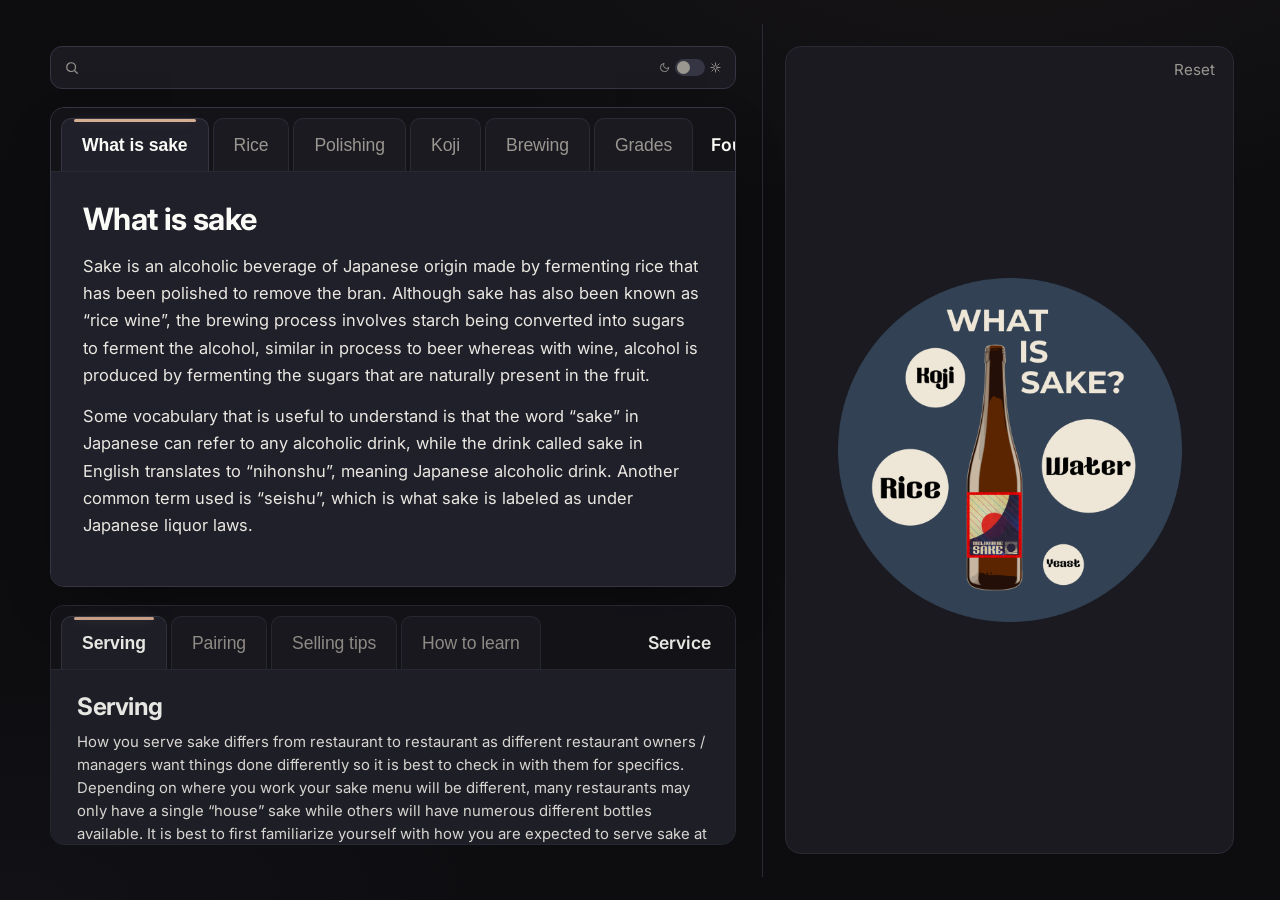
<file: index.html>
<!doctype html>
<html lang="en">
  <head>
    <meta charset="utf-8" />
    <meta name="viewport" content="width=device-width,initial-scale=1" />
    <title>Sake — service cheat sheet</title>
    <link rel="preconnect" href="https://fonts.googleapis.com" />
    <link rel="preconnect" href="https://fonts.gstatic.com" crossorigin />
    <link
      href="https://fonts.googleapis.com/css2?family=Inter:wght@400;500;600;700&family=JetBrains+Mono:wght@400;500;600&display=swap"
      rel="stylesheet"
    />
    <link rel="stylesheet" href="sake-style.css" />
  </head>
  <body>
    <main class="shell">
      <section class="left">
        <div class="search" id="search">
          <svg width="14" height="14" viewBox="0 0 16 16" fill="none">
            <circle cx="7" cy="7" r="5" stroke="#9a9690" stroke-width="1.4" />
            <path
              d="M11 11l3 3"
              stroke="#9a9690"
              stroke-width="1.4"
              stroke-linecap="round"
            />
          </svg>
          <input id="search-input" />
          <label class="theme-toggle" title="Toggle light/dark mode">
            <input
              type="checkbox"
              id="theme-toggle-input"
              class="theme-toggle-input"
            />
            <svg
              class="toggle-icon"
              width="11"
              height="11"
              viewBox="0 0 24 24"
              fill="none"
              stroke="currentColor"
              stroke-width="2"
              stroke-linecap="round"
              stroke-linejoin="round"
            >
              <path d="M21 12.79A9 9 0 1 1 11.21 3 7 7 0 0 0 21 12.79z" />
            </svg>
            <span class="theme-track"><span class="theme-thumb"></span></span>
            <svg
              class="toggle-icon"
              width="11"
              height="11"
              viewBox="0 0 24 24"
              fill="none"
              stroke="currentColor"
              stroke-width="2"
              stroke-linecap="round"
              stroke-linejoin="round"
            >
              <circle cx="12" cy="12" r="4" />
              <line x1="12" y1="2" x2="12" y2="6" />
              <line x1="12" y1="18" x2="12" y2="22" />
              <line x1="4.22" y1="4.22" x2="7.05" y2="7.05" />
              <line x1="16.95" y1="16.95" x2="19.78" y2="19.78" />
              <line x1="2" y1="12" x2="6" y2="12" />
              <line x1="18" y1="12" x2="22" y2="12" />
              <line x1="4.22" y1="19.78" x2="7.05" y2="16.95" />
              <line x1="16.95" y1="7.05" x2="19.78" y2="4.22" />
            </svg>
          </label>
        </div>

        <div class="row focused" data-row="r1" data-label="Foundations">
          <div class="tab-strip" data-tabs></div>
          <div class="tab-panel" data-panel></div>
        </div>

        <div class="row" data-row="r2" data-label="Service">
          <div class="tab-strip" data-tabs></div>
          <div class="tab-panel" data-panel></div>
        </div>
      </section>

      <aside class="right">
        <div class="visual" id="visual"></div>
      </aside>
    </main>

    <script src="sake-content.js"></script>
    <script src="sake-app.js"></script>
  </body>
</html>
</file>
<file: sake-style.css>
:root {
  --bg-0: #0d0d10;
  --bg-1: #131318;
  --bg-2: #1a1a20;
  --surface: #20202a;
  --border: #2a2a35;
  --border-2: #353543;

  --ink: #ebe8e2;
  --ink-strong: #fafaf6;
  --ink-dim: #9a9690;

  --accent: oklch(0.78 0.06 57);
  --accent-dim: oklch(0.42 0.05 57);
  --accent-glow: oklch(0.78 0.06 57 / 0.18);

  --sans: "Inter", system-ui, -apple-system, sans-serif;
  --mono: "JetBrains Mono", ui-monospace, monospace;

  --page-margin: 24px;
  --split-left: 60%;
  --row-active-h: calc(100vh - 420px);
  --row-passive-h: 240px;
}

html[data-theme="light"] {
  --bg-0: #f0ece3;
  --bg-1: #e8e4db;
  --bg-2: #dedad0;
  --surface: #d0ccc0;
  --border: #c0bcb0;
  --border-2: #aaa698;
  --ink: #282418;
  --ink-strong: #0e0c06;
  --ink-dim: #72685a;
  --accent: oklch(0.52 0.08 57);
  --accent-dim: oklch(0.38 0.06 57);
  --accent-glow: oklch(0.52 0.08 57 / 0.2);
}

html[data-theme="light"] body {
  background:
    radial-gradient(
      1100px 500px at 78% -10%,
      oklch(0.85 0.05 57 / 0.15),
      transparent 60%
    ),
    radial-gradient(
      900px 400px at 0% 100%,
      oklch(0.75 0.04 280 / 0.08),
      transparent 60%
    ),
    var(--bg-0);
}

/* Theme toggle switch */

* {
  box-sizing: border-box;
}

html,
body {
  margin: 0;
  padding: 0;
  color: var(--ink);
  font-family: var(--sans);
}

body {
  min-height: 100vh;
  padding: var(--page-margin);
  -webkit-font-smoothing: antialiased;
  background:
    radial-gradient(
      1100px 500px at 78% -10%,
      oklch(0.5 0.05 57 / 0.1),
      transparent 60%
    ),
    radial-gradient(
      900px 400px at 0% 100%,
      oklch(0.4 0.04 280 / 0.08),
      transparent 60%
    ),
    var(--bg-0);
}

::selection {
  background: var(--accent-glow);
  color: var(--ink-strong);
}

/* Layout */

.shell {
  display: grid;
  grid-template-columns: var(--split-left) 1fr;
  height: calc(100vh - 2 * var(--page-margin));
}

.left {
  display: flex;
  flex-direction: column;
  gap: 18px;
  min-width: 0;
  padding: 22px 26px 32px;
  border-right: 1px solid var(--border);
}

.right {
  position: sticky;
  top: var(--page-margin);
  height: calc(100vh - 2 * var(--page-margin));
  display: flex;
  flex-direction: column;
  padding: 22px;
}

/* Search */

.search {
  display: flex;
  align-items: center;
  gap: 10px;
  padding: 10px 14px;
  background: var(--bg-2);
  border: 1px solid var(--border-2);
  border-radius: 12px;
  transition:
    border-color 0.15s,
    background 0.15s;
}

.search:has(#search-input:focus) {
  border-color: var(--accent-dim);
  background: var(--surface);
  box-shadow: 0 0 0 3px var(--accent-glow);
}

.search svg {
  flex-shrink: 0;
}

.search input {
  flex: 1;
  background: transparent;
  border: 0;
  outline: 0;
  color: var(--ink);
  font-family: var(--sans);
  font-size: 15.4px;
}

.theme-toggle {
  flex-shrink: 0;
  display: flex;
  align-items: center;
  gap: 5px;
  cursor: pointer;
}

.toggle-icon {
  color: var(--ink-dim);
  flex-shrink: 0;
  transition: color 0.2s;
}

.theme-toggle-input {
  display: none;
}

.theme-track {
  width: 30px;
  height: 17px;
  background: var(--border-2);
  border-radius: 9px;
  position: relative;
  transition: background 0.2s;
}

.theme-thumb {
  position: absolute;
  top: 2px;
  left: 2px;
  width: 13px;
  height: 13px;
  background: var(--ink-dim);
  border-radius: 50%;
  transition:
    transform 0.2s,
    background 0.2s;
}

html[data-theme="light"] .theme-track {
  background: var(--accent-dim);
}

html[data-theme="light"] .theme-thumb {
  transform: translateX(13px);
  background: var(--ink-strong);
}

/* Cards */

.row {
  display: flex;
  flex-direction: column;
  height: var(--row-passive-h);
  background: linear-gradient(180deg, var(--bg-2), var(--bg-1));
  border: 1px solid var(--border);
  border-radius: 14px;
  overflow: hidden;
  transition:
    height 0.35s cubic-bezier(0.2, 0.7, 0.2, 1),
    border-color 0.25s;
}

.row.focused {
  height: var(--row-active-h);
  border-color: var(--border-2);
  box-shadow:
    0 0 0 1px rgba(255, 255, 255, 0.02) inset,
    0 24px 60px -30px rgba(0, 0, 0, 0.6);
}

.row:not(.focused) {
  opacity: 0.92;
}

.row.solo,
.row.solo.focused {
  flex: 1;
  height: auto !important;
  min-height: 0;
}

/* Tabs */

.tab-strip {
  display: flex;
  align-items: stretch;
  gap: 4px;
  padding: 10px 10px 0;
  background: var(--bg-1);
  border-bottom: 1px solid var(--border);
  overflow-x: auto;
  overflow-y: hidden;
  scrollbar-width: thin;
  scrollbar-color: var(--border-2) transparent;
}

.tab-strip::-webkit-scrollbar {
  height: 4px;
}
.tab-strip::-webkit-scrollbar-thumb {
  background: var(--border-2);
  border-radius: 4px;
}

.row-label {
  margin-left: auto;
  align-self: center;
  padding: 0 14px;
  flex-shrink: 0;
  font-family: var(--sans);
  font-size: 17.6px;
  font-weight: 600;
  color: var(--ink-strong);
  white-space: nowrap;
}

.tab {
  flex: 0 0 auto;
  padding: 16px 20px;
  background: var(--bg-2);
  color: var(--ink-dim);
  border: 1px solid var(--border);
  border-bottom: none;
  border-radius: 10px 10px 0 0;
  font-size: 17.6px;
  font-weight: 500;
  letter-spacing: -0.005em;
  white-space: nowrap;
  cursor: pointer;
  position: relative;
  margin-bottom: -1px;
  transition:
    color 0.15s,
    background 0.15s,
    border-color 0.15s;
}

.tab:hover:not(.active) {
  color: var(--ink);
  background: var(--surface);
  border-color: var(--border-2);
}

.tab.active {
  color: var(--ink-strong);
  font-weight: 600;
  background: var(--surface);
  border-color: var(--border-2);
  border-bottom-color: var(--surface);
}

.tab.active::after {
  content: "";
  position: absolute;
  top: 0;
  left: 12px;
  right: 12px;
  height: 3px;
  background: var(--accent);
  border-radius: 2px;
  box-shadow: 0 0 12px var(--accent-glow);
}

/* Panel */

.tab-panel {
  flex: 1;
  min-height: 0;
  display: flex;
  flex-direction: column;
  background: var(--surface);
  overflow: hidden;
}

.panel-inner {
  flex: 1;
  min-height: 0;
  padding: 28px 32px;
  overflow-y: auto;
  scrollbar-width: thin;
  scrollbar-color: var(--border-2) transparent;
}

.panel-inner::-webkit-scrollbar {
  width: 4px;
}
.panel-inner::-webkit-scrollbar-thumb {
  background: var(--border-2);
  border-radius: 4px;
}

.row:not(.focused) .panel-inner {
  padding: 22px 26px;
}

.topic-title {
  margin: 0 0 16px;
  font-size: 30.8px;
  font-weight: 700;
  letter-spacing: -0.02em;
  color: var(--ink-strong);
}

.row:not(.focused) .topic-title {
  font-size: 24.2px;
  margin-bottom: 10px;
}

.topic-text p {
  margin: 0 0 14px;
  font-size: 16.5px;
  line-height: 1.65;
  color: var(--ink);
  max-width: 70ch;
}

.topic-text p:last-child {
  margin-bottom: 0;
}

.row:not(.focused) .topic-text p {
  font-size: 14.9px;
  line-height: 1.55;
}

/* Right pane */

.visual {
  flex: 1;
  position: relative;
  background: var(--bg-2);
  border: 1px solid var(--border);
  border-radius: 16px;
  overflow: hidden;
  display: flex;
  flex-direction: column;
}

.zoom-reset {
  position: absolute;
  top: 10px;
  right: 12px;
  z-index: 10;
  background: none;
  border: none;
  padding: 3px 6px;
  color: var(--ink-dim);
  font-family: var(--sans);
  font-size: 15.2px;
  cursor: pointer;
  border-radius: 4px;
  transition: color 0.15s;
}

.zoom-reset:hover {
  color: var(--ink-strong);
}

.visual-inner {
  display: flex;
  flex-direction: column;
  flex: 1;
  min-height: 0;
  opacity: 1;
  transition: opacity 0.2s ease;
}

.visual-inner.fading {
  opacity: 0;
}

.visual-content {
  flex: 1;
  min-height: 0;
  display: flex;
  flex-direction: column;
  align-items: center;
  justify-content: center;
  gap: 32px;
  padding: 28px;
  overflow-y: auto;
  scrollbar-width: thin;
  scrollbar-color: var(--border-2) transparent;
}

.visual-content::-webkit-scrollbar {
  width: 4px;
}
.visual-content::-webkit-scrollbar-thumb {
  background: var(--border-2);
  border-radius: 4px;
}

.visual-figure {
  display: flex;
  flex-direction: column;
  align-items: center;
  gap: 10px;
  margin: 0;
  flex-shrink: 0;
}

.visual-img {
  max-width: 88%;
  max-height: 60.5vh;
  width: auto;
  height: auto;
  object-fit: contain;
  display: block;
  border-radius: 8px;
}

.visual-caption {
  font-size: 14.3px;
  line-height: 1.5;
  color: var(--ink);
  text-align: center;
  max-width: 70%;
  font-style: italic;
}

.visual-placeholder {
  display: flex;
  flex-direction: column;
  align-items: center;
  justify-content: center;
  gap: 12px;
  color: var(--ink-dim);
  font-size: 14.3px;
  font-family: var(--sans);
  text-align: center;
}

/* Responsive */

@media (max-width: 900px) {
  .shell {
    grid-template-columns: 1fr;
  }
  .right {
    position: relative;
    height: auto;
    min-height: 360px;
  }
  .left {
    border-right: none;
    border-bottom: 1px solid var(--border);
  }
}
</file>
